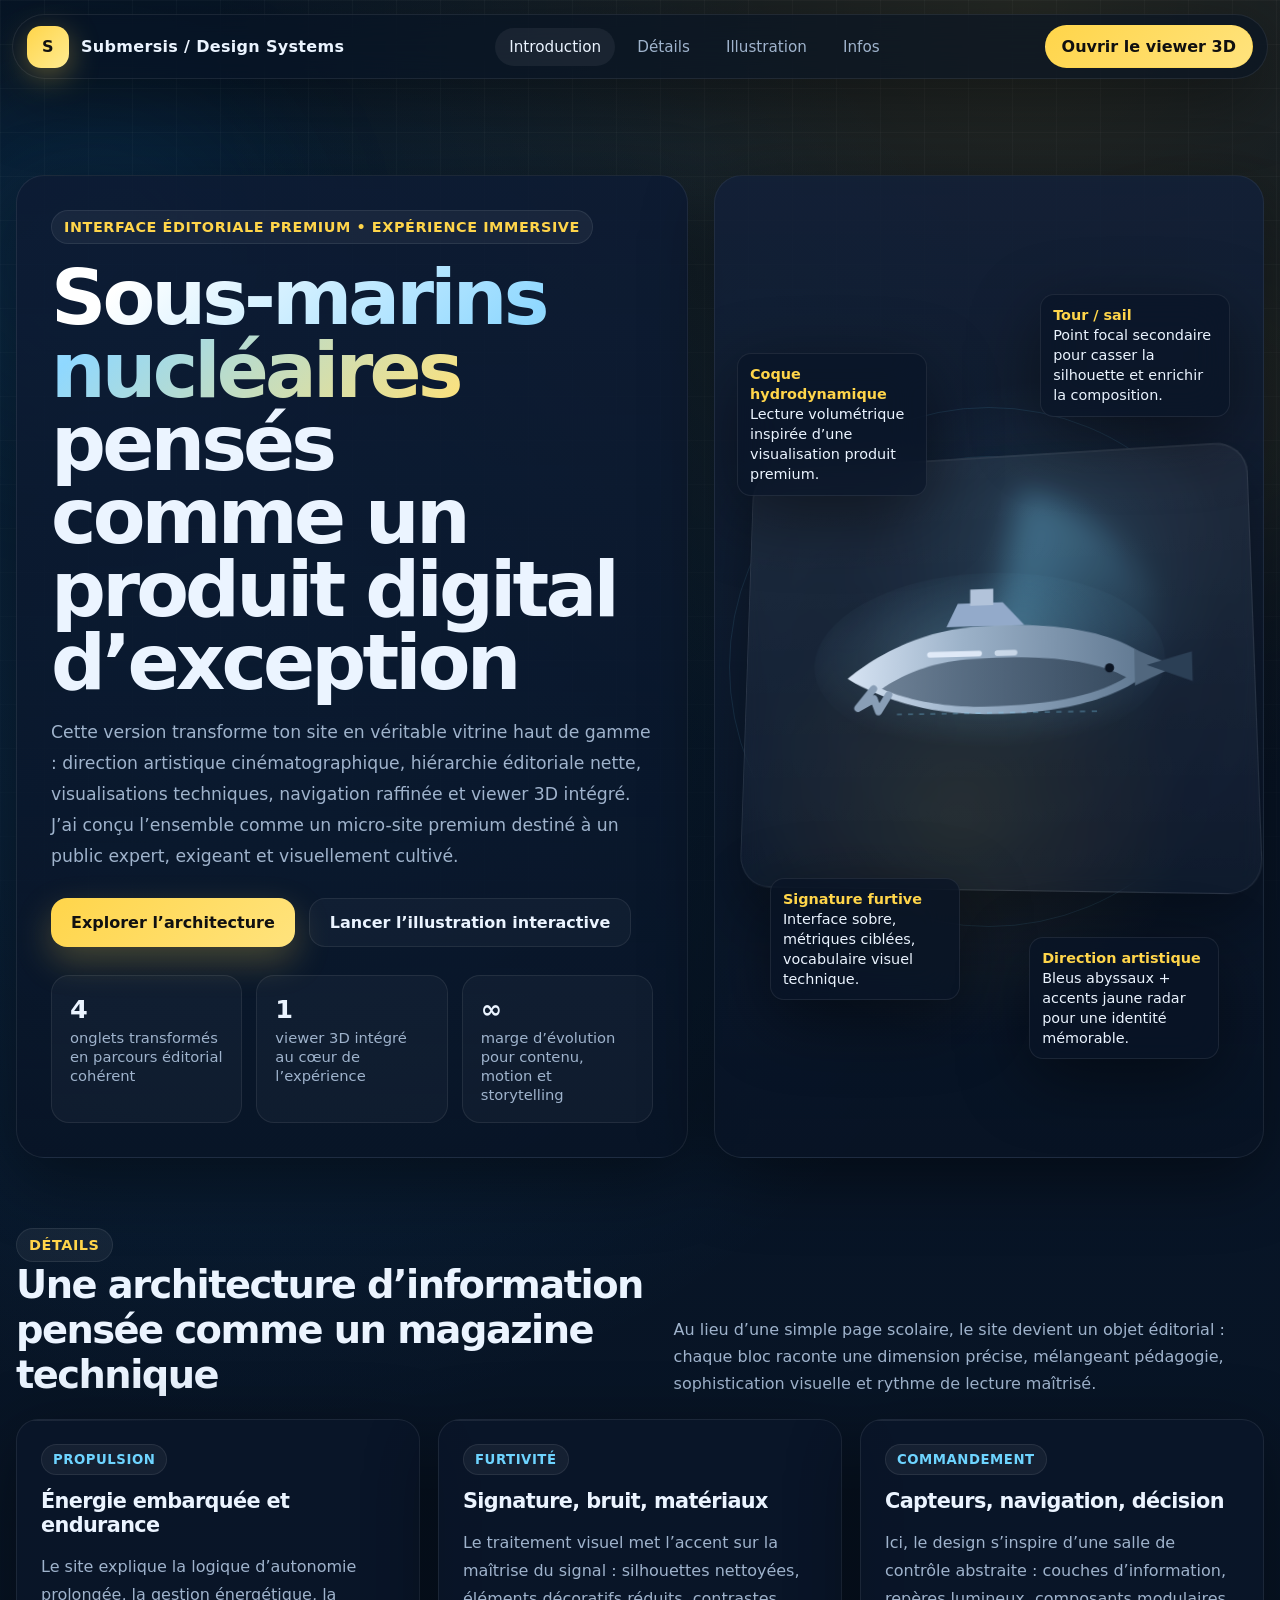
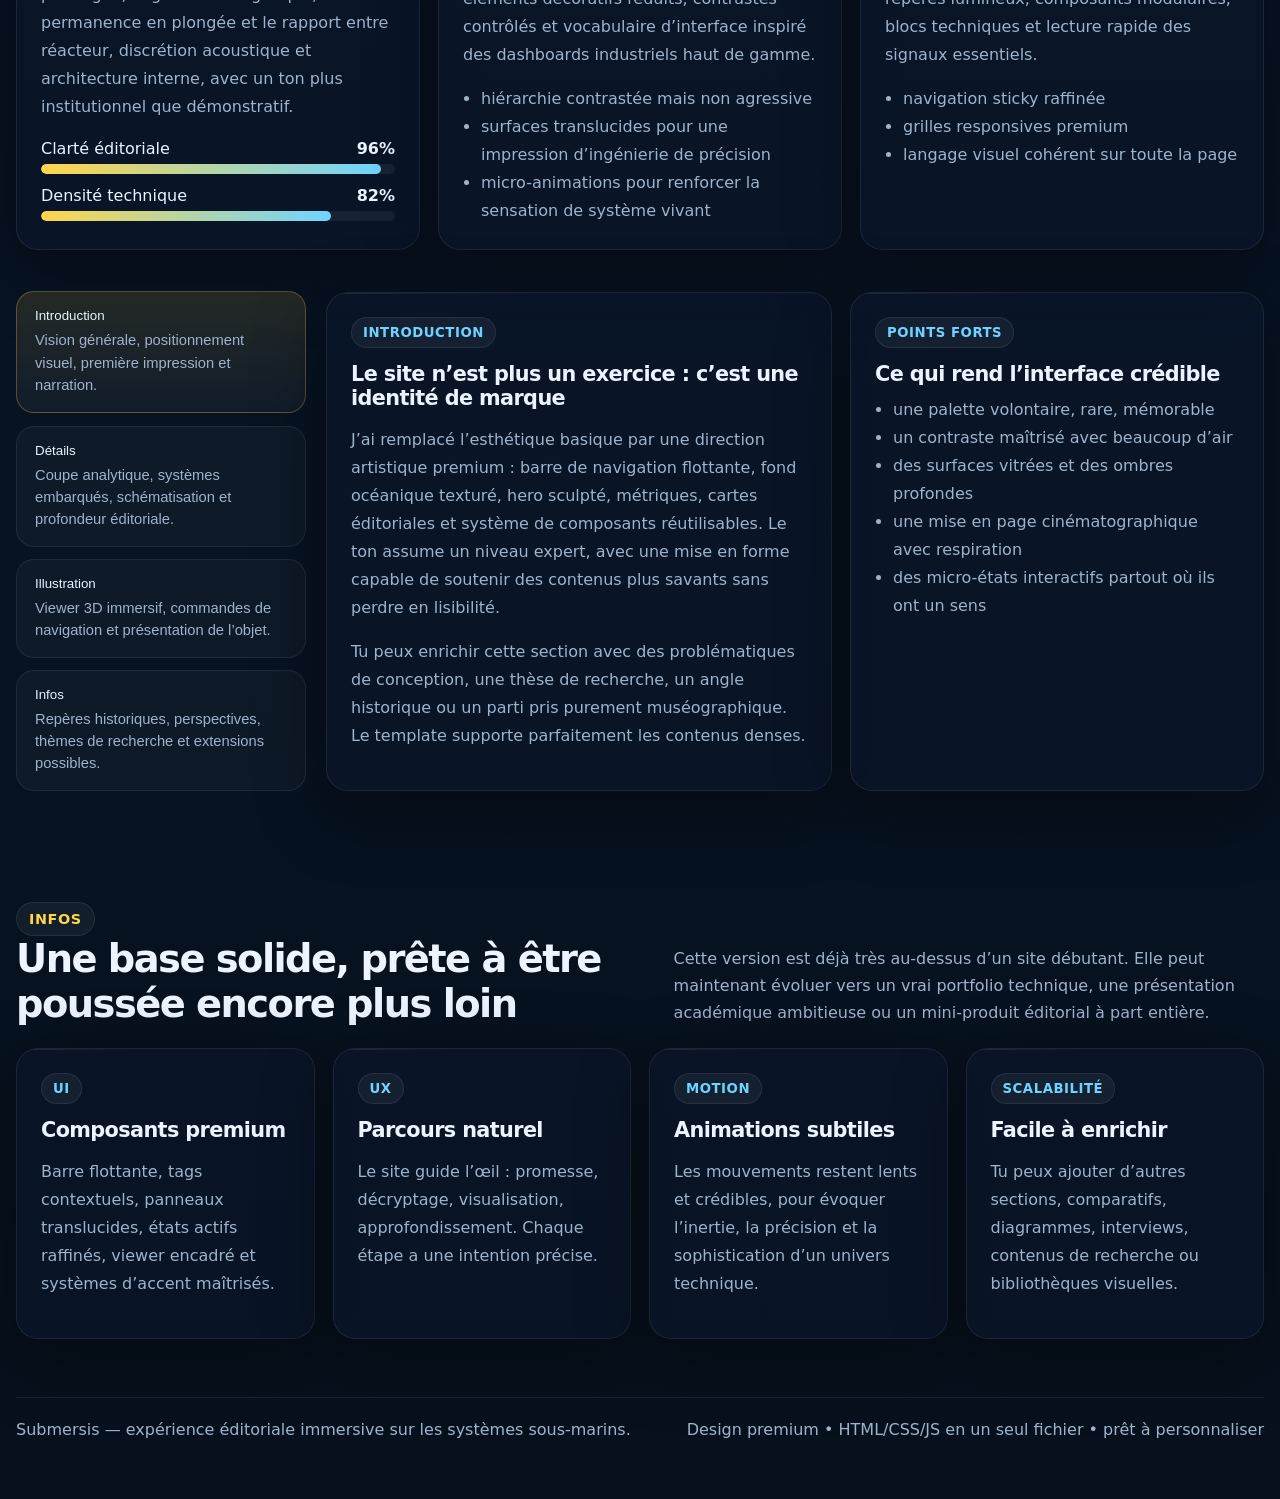
<file: index.html>
<!DOCTYPE html>
<html lang="fr">
<head>
  <meta charset="UTF-8" />
  <meta name="viewport" content="width=device-width, initial-scale=1.0" />
  <title>Submersis — Systèmes sous-marins nucléaires</title>
  <meta name="description" content="Plateforme éditoriale immersive sur l'architecture, la furtivité, la propulsion et les systèmes embarqués des sous-marins nucléaires." />
  <style>
    :root {
      --bg: #07111f;
      --bg-soft: #0b1930;
      --panel: rgba(10, 22, 42, 0.7);
      --panel-strong: rgba(9, 18, 34, 0.92);
      --line: rgba(255,255,255,0.08);
      --text: #ebf4ff;
      --muted: #9fb3cc;
      --yellow: #ffd54a;
      --yellow-2: #ffeb91;
      --cyan: #6ed4ff;
      --cyan-2: #1fa5ff;
      --shadow: 0 20px 70px rgba(0,0,0,0.45);
      --radius-xl: 28px;
      --radius-lg: 22px;
      --radius-md: 16px;
      --max: 1280px;
    }

    * { box-sizing: border-box; }
    html { scroll-behavior: smooth; }
    body {
      margin: 0;
      font-family: Inter, ui-sans-serif, system-ui, -apple-system, BlinkMacSystemFont, "Segoe UI", sans-serif;
      color: var(--text);
      background:
        radial-gradient(circle at 20% 20%, rgba(31,165,255,0.15), transparent 30%),
        radial-gradient(circle at 80% 0%, rgba(255,213,74,0.12), transparent 25%),
        linear-gradient(180deg, #07111f 0%, #081527 35%, #06111d 100%);
      min-height: 100vh;
      overflow-x: hidden;
    }

    body::before,
    body::after {
      content: "";
      position: fixed;
      inset: auto;
      pointer-events: none;
      z-index: 0;
      border-radius: 999px;
      filter: blur(90px);
      opacity: 0.35;
    }

    body::before {
      width: 340px;
      height: 340px;
      top: 10%;
      left: -80px;
      background: rgba(31,165,255,0.3);
    }

    body::after {
      width: 280px;
      height: 280px;
      right: -70px;
      top: 30%;
      background: rgba(255,213,74,0.18);
    }

    .grid-overlay {
      position: fixed;
      inset: 0;
      background-image:
        linear-gradient(rgba(255,255,255,0.035) 1px, transparent 1px),
        linear-gradient(90deg, rgba(255,255,255,0.035) 1px, transparent 1px);
      background-size: 44px 44px;
      mask-image: linear-gradient(180deg, rgba(0,0,0,0.9), rgba(0,0,0,0.35));
      pointer-events: none;
      z-index: 0;
    }

    .container {
      position: relative;
      z-index: 1;
      width: min(var(--max), calc(100% - 32px));
      margin: 0 auto;
    }

    .topbar {
      position: sticky;
      top: 14px;
      z-index: 50;
      width: min(calc(var(--max) - 12px), calc(100% - 24px));
      margin: 14px auto 0;
      backdrop-filter: blur(18px);
      background: rgba(8, 18, 34, 0.62);
      border: 1px solid var(--line);
      box-shadow: var(--shadow);
      border-radius: 999px;
      display: flex;
      align-items: center;
      justify-content: space-between;
      padding: 10px 14px;
    }

    .brand {
      display: flex;
      align-items: center;
      gap: 12px;
      text-decoration: none;
      color: var(--text);
      font-weight: 700;
      letter-spacing: 0.02em;
    }

    .brand-mark {
      width: 42px;
      height: 42px;
      border-radius: 14px;
      display: grid;
      place-items: center;
      background: linear-gradient(135deg, var(--yellow), var(--yellow-2));
      color: #111;
      font-weight: 900;
      box-shadow: 0 8px 30px rgba(255, 213, 74, 0.35);
    }

    .nav {
      display: flex;
      gap: 8px;
      flex-wrap: wrap;
      justify-content: center;
    }

    .nav a {
      color: var(--muted);
      text-decoration: none;
      padding: 10px 14px;
      border-radius: 999px;
      transition: 0.25s ease;
      font-size: 0.95rem;
    }

    .nav a:hover,
    .nav a.active {
      color: var(--text);
      background: rgba(255,255,255,0.06);
    }

    .cta-pill {
      display: inline-flex;
      align-items: center;
      gap: 10px;
      padding: 11px 16px;
      border-radius: 999px;
      border: 1px solid rgba(255,213,74,0.3);
      color: #101010;
      background: linear-gradient(135deg, var(--yellow), #ffe37d);
      text-decoration: none;
      font-weight: 700;
      white-space: nowrap;
    }

    .hero {
      padding: 96px 0 44px;
    }

    .hero-shell {
      display: grid;
      grid-template-columns: 1.1fr 0.9fr;
      gap: 26px;
      align-items: stretch;
    }

    .hero-copy,
    .hero-visual {
      border: 1px solid var(--line);
      background: linear-gradient(180deg, rgba(13, 27, 51, 0.9), rgba(8, 19, 36, 0.75));
      border-radius: var(--radius-xl);
      box-shadow: var(--shadow);
      position: relative;
      overflow: hidden;
    }

    .hero-copy {
      padding: 34px;
    }

    .eyebrow {
      display: inline-flex;
      align-items: center;
      gap: 10px;
      padding: 8px 12px;
      border-radius: 999px;
      background: rgba(255,255,255,0.05);
      border: 1px solid var(--line);
      color: var(--yellow);
      font-size: 0.9rem;
      font-weight: 700;
      letter-spacing: 0.04em;
      text-transform: uppercase;
    }

    .hero h1 {
      margin: 18px 0 16px;
      font-size: clamp(2.8rem, 6vw, 5.7rem);
      line-height: 0.95;
      letter-spacing: -0.05em;
      max-width: 11ch;
    }

    .gradient-text {
      background: linear-gradient(135deg, #ffffff 10%, #8fd8ff 55%, #ffe279 100%);
      -webkit-background-clip: text;
      background-clip: text;
      color: transparent;
    }

    .lead {
      color: var(--muted);
      font-size: 1.08rem;
      line-height: 1.8;
      max-width: 62ch;
    }

    .hero-actions {
      display: flex;
      gap: 14px;
      flex-wrap: wrap;
      margin-top: 26px;
    }

    .btn,
    .btn-secondary {
      display: inline-flex;
      align-items: center;
      justify-content: center;
      gap: 10px;
      padding: 14px 20px;
      border-radius: 16px;
      text-decoration: none;
      font-weight: 700;
      transition: transform 0.2s ease, box-shadow 0.2s ease, background 0.2s ease;
    }

    .btn {
      background: linear-gradient(135deg, var(--yellow), #ffe37d);
      color: #111;
      box-shadow: 0 14px 35px rgba(255, 213, 74, 0.25);
    }

    .btn-secondary {
      border: 1px solid var(--line);
      color: var(--text);
      background: rgba(255,255,255,0.03);
    }

    .btn:hover,
    .btn-secondary:hover,
    .cta-pill:hover {
      transform: translateY(-2px);
    }

    .hero-metrics {
      display: grid;
      grid-template-columns: repeat(3, 1fr);
      gap: 14px;
      margin-top: 28px;
    }

    .metric {
      border: 1px solid var(--line);
      border-radius: 18px;
      background: rgba(255,255,255,0.03);
      padding: 18px;
    }

    .metric strong {
      font-size: 1.6rem;
      display: block;
      margin-bottom: 4px;
    }

    .metric span {
      color: var(--muted);
      font-size: 0.92rem;
    }

    .hero-visual {
      min-height: 620px;
      padding: 0;
      display: grid;
      place-items: center;
      isolation: isolate;
    }

    .hero-visual::before {
      content: "";
      position: absolute;
      inset: 0;
      background:
        radial-gradient(circle at 60% 40%, rgba(110,212,255,0.12), transparent 28%),
        radial-gradient(circle at 45% 65%, rgba(255,213,74,0.09), transparent 32%),
        linear-gradient(180deg, rgba(255,255,255,0.02), transparent);
      z-index: -1;
    }

    .radar-ring,
    .radar-ring::before,
    .radar-ring::after {
      position: absolute;
      border-radius: 50%;
      border: 1px solid rgba(110,212,255,0.15);
      content: "";
    }

    .radar-ring {
      width: 520px;
      height: 520px;
      opacity: 0.8;
    }

    .radar-ring::before {
      inset: 48px;
    }

    .radar-ring::after {
      inset: 98px;
    }

    .beam {
      position: absolute;
      width: 360px;
      height: 360px;
      border-radius: 50%;
      background: conic-gradient(from 10deg, rgba(110,212,255,0.35), transparent 22%, transparent 100%);
      filter: blur(12px);
      animation: sweep 6s linear infinite;
      transform-origin: center;
    }

    @keyframes sweep {
      from { transform: rotate(0deg); }
      to { transform: rotate(360deg); }
    }

    .submarine-card {
      position: relative;
      width: min(94%, 520px);
      aspect-ratio: 1 / 0.85;
      border-radius: 32px;
      background: linear-gradient(180deg, rgba(255,255,255,0.06), rgba(255,255,255,0.02));
      border: 1px solid rgba(255,255,255,0.08);
      box-shadow: inset 0 1px 0 rgba(255,255,255,0.06), 0 30px 60px rgba(0,0,0,0.35);
      backdrop-filter: blur(10px);
      overflow: hidden;
      transform: perspective(1000px) rotateX(8deg) rotateY(-10deg);
    }

    .submarine-svg {
      width: 100%;
      height: 100%;
      display: block;
    }

    .floating-tag {
      position: absolute;
      padding: 10px 12px;
      border-radius: 14px;
      backdrop-filter: blur(18px);
      background: rgba(9,20,38,0.72);
      border: 1px solid rgba(255,255,255,0.08);
      color: var(--text);
      box-shadow: var(--shadow);
      max-width: 190px;
      font-size: 0.9rem;
      line-height: 1.4;
    }

    .floating-tag b { color: var(--yellow); }
    .tag-1 { top: 18%; left: 4%; }
    .tag-2 { top: 12%; right: 6%; }
    .tag-3 { bottom: 16%; left: 10%; }
    .tag-4 { bottom: 10%; right: 8%; }

    section {
      padding: 18px 0 24px;
    }

    .section-head {
      display: flex;
      align-items: end;
      justify-content: space-between;
      gap: 16px;
      margin: 8px 0 22px;
    }

    .section-head h2 {
      margin: 0;
      font-size: clamp(1.9rem, 3vw, 3rem);
      letter-spacing: -0.04em;
    }

    .section-head p {
      margin: 0;
      color: var(--muted);
      max-width: 58ch;
      line-height: 1.7;
    }

    .cards-3,
    .cards-4 {
      display: grid;
      gap: 18px;
    }

    .cards-3 { grid-template-columns: repeat(3, 1fr); }
    .cards-4 { grid-template-columns: repeat(4, 1fr); }

    .panel {
      background: var(--panel);
      border: 1px solid var(--line);
      border-radius: var(--radius-lg);
      box-shadow: var(--shadow);
      padding: 24px;
      position: relative;
      overflow: hidden;
    }

    .panel::before {
      content: "";
      position: absolute;
      inset: 0 auto auto 0;
      width: 100%;
      height: 1px;
      background: linear-gradient(90deg, rgba(255,255,255,0.25), transparent 40%);
      opacity: 0.4;
    }

    .kicker {
      display: inline-flex;
      align-items: center;
      gap: 8px;
      padding: 7px 11px;
      border-radius: 999px;
      background: rgba(255,255,255,0.05);
      border: 1px solid var(--line);
      color: var(--cyan);
      font-weight: 700;
      font-size: 0.83rem;
      text-transform: uppercase;
      letter-spacing: 0.04em;
    }

    .panel h3 {
      margin: 14px 0 10px;
      font-size: 1.3rem;
      letter-spacing: -0.03em;
    }

    .panel p,
    .panel li {
      color: var(--muted);
      line-height: 1.75;
    }

    .panel ul {
      margin: 10px 0 0;
      padding-left: 18px;
    }

    .stat-stack {
      display: grid;
      gap: 12px;
      margin-top: 18px;
    }

    .stat-bar {
      display: grid;
      gap: 6px;
    }

    .stat-bar header {
      background: transparent;
      padding: 0;
      text-align: left;
      display: flex;
      align-items: center;
      justify-content: space-between;
    }

    .track {
      height: 10px;
      border-radius: 999px;
      background: rgba(255,255,255,0.06);
      overflow: hidden;
    }

    .fill {
      height: 100%;
      border-radius: inherit;
      background: linear-gradient(90deg, var(--yellow), var(--cyan));
    }

    .tab-shell {
      display: grid;
      grid-template-columns: 290px 1fr;
      gap: 20px;
      align-items: start;
    }

    .tab-nav {
      position: sticky;
      top: 110px;
      display: grid;
      gap: 12px;
    }

    .tab-btn {
      width: 100%;
      text-align: left;
      border: 1px solid var(--line);
      background: rgba(255,255,255,0.03);
      color: var(--text);
      border-radius: 18px;
      padding: 16px 18px;
      cursor: pointer;
      transition: 0.25s ease;
    }

    .tab-btn span {
      display: block;
      color: var(--muted);
      margin-top: 6px;
      line-height: 1.5;
      font-size: 0.92rem;
    }

    .tab-btn.active,
    .tab-btn:hover {
      background: linear-gradient(180deg, rgba(255,213,74,0.12), rgba(255,255,255,0.04));
      border-color: rgba(255,213,74,0.28);
      transform: translateY(-1px);
    }

    .tab-panels {
      position: relative;
      min-height: 560px;
    }

    .tab-panel {
      display: none;
      animation: fade 0.35s ease;
    }

    .tab-panel.active { display: block; }

    @keyframes fade {
      from { opacity: 0; transform: translateY(8px); }
      to { opacity: 1; transform: translateY(0); }
    }

    .split {
      display: grid;
      grid-template-columns: 1.1fr 0.9fr;
      gap: 18px;
    }

    .tech-visual {
      height: 100%;
      min-height: 420px;
      border-radius: var(--radius-lg);
      border: 1px solid var(--line);
      background:
        radial-gradient(circle at 45% 50%, rgba(110,212,255,0.2), transparent 22%),
        linear-gradient(180deg, rgba(255,255,255,0.02), rgba(255,255,255,0.01));
      position: relative;
      overflow: hidden;
    }

    .tech-visual .cross,
    .tech-visual .cross::before,
    .tech-visual .cross::after {
      position: absolute;
      content: "";
      background: rgba(255,255,255,0.08);
    }

    .tech-visual .cross {
      width: 1px;
      height: 100%;
      left: 50%;
      top: 0;
    }

    .tech-visual .cross::before {
      width: 100%;
      height: 1px;
      left: -220px;
      top: 50%;
    }

    .tech-visual .cross::after {
      display: none;
    }

    .core-dot,
    .dot {
      position: absolute;
      border-radius: 50%;
    }

    .core-dot {
      width: 18px;
      height: 18px;
      background: var(--yellow);
      box-shadow: 0 0 0 8px rgba(255,213,74,0.15), 0 0 35px rgba(255,213,74,0.45);
      top: 50%;
      left: 50%;
      transform: translate(-50%, -50%);
    }

    .dot {
      width: 10px;
      height: 10px;
      background: var(--cyan);
      box-shadow: 0 0 24px rgba(110,212,255,0.45);
    }

    .label {
      position: absolute;
      color: var(--text);
      font-size: 0.88rem;
      padding: 8px 10px;
      border-radius: 12px;
      background: rgba(7, 17, 31, 0.82);
      border: 1px solid var(--line);
      max-width: 180px;
    }

    .viewer-frame {
      width: 100%;
      height: 560px;
      border: 1px solid var(--line);
      border-radius: 22px;
      overflow: hidden;
      box-shadow: var(--shadow);
      background: #020814;
    }

    .viewer-toolbar {
      display: flex;
      align-items: center;
      justify-content: space-between;
      gap: 12px;
      flex-wrap: wrap;
      margin-bottom: 16px;
    }

    .toolbar-group {
      display: flex;
      gap: 10px;
      flex-wrap: wrap;
    }

    .chip {
      border: 1px solid var(--line);
      background: rgba(255,255,255,0.03);
      color: var(--text);
      border-radius: 999px;
      padding: 10px 14px;
      font-size: 0.92rem;
    }

    .timeline {
      position: relative;
      margin-top: 18px;
      padding-left: 24px;
      border-left: 1px solid rgba(255,255,255,0.1);
      display: grid;
      gap: 18px;
    }

    .timeline article {
      position: relative;
      padding: 4px 0 0 0;
    }

    .timeline article::before {
      content: "";
      position: absolute;
      left: -31px;
      top: 9px;
      width: 13px;
      height: 13px;
      border-radius: 50%;
      background: var(--yellow);
      box-shadow: 0 0 0 5px rgba(255,213,74,0.14);
    }

    .timeline time {
      display: inline-block;
      color: var(--yellow);
      font-weight: 700;
      margin-bottom: 6px;
    }

    .quote {
      font-size: clamp(1.3rem, 2vw, 1.9rem);
      line-height: 1.5;
      color: var(--text);
      margin: 0;
    }

    .quote small {
      display: block;
      color: var(--muted);
      margin-top: 16px;
      font-size: 0.95rem;
    }

    .footer {
      padding: 34px 0 60px;
    }

    .footer-shell {
      display: flex;
      align-items: center;
      justify-content: space-between;
      gap: 20px;
      flex-wrap: wrap;
      border-top: 1px solid var(--line);
      padding-top: 22px;
      color: var(--muted);
    }

    .reveal {
      opacity: 0;
      transform: translateY(24px);
      transition: opacity 0.6s ease, transform 0.6s ease;
    }

    .reveal.visible {
      opacity: 1;
      transform: translateY(0);
    }

    @media (max-width: 1100px) {
      .hero-shell,
      .split,
      .tab-shell,
      .cards-3,
      .cards-4 {
        grid-template-columns: 1fr;
      }

      .hero-visual {
        min-height: 520px;
      }

      .tab-nav {
        position: static;
        grid-template-columns: repeat(2, 1fr);
      }
    }

    @media (max-width: 760px) {
      .topbar {
        border-radius: 24px;
        display: grid;
        gap: 10px;
        justify-items: start;
      }

      .nav {
        justify-content: flex-start;
      }

      .hero-copy {
        padding: 24px;
      }

      .hero-metrics {
        grid-template-columns: 1fr;
      }

      .radar-ring {
        width: 340px;
        height: 340px;
      }

      .beam {
        width: 240px;
        height: 240px;
      }

      .submarine-card {
        aspect-ratio: 1 / 0.95;
      }

      .floating-tag {
        display: none;
      }

      .viewer-frame {
        height: 420px;
      }

      .tab-nav {
        grid-template-columns: 1fr;
      }
    }
  </style>
</head>
<body>
  <div class="grid-overlay"></div>

  <header class="topbar">
    <a href="#accueil" class="brand">
      <span class="brand-mark">S</span>
      <span>Submersis / Design Systems</span>
    </a>

    <nav class="nav">
      <a class="active" href="#accueil">Introduction</a>
      <a href="#analyse">Détails</a>
      <a href="#illustration">Illustration</a>
      <a href="#infos">Infos</a>
    </nav>

    <a class="cta-pill" href="#illustration">Ouvrir le viewer 3D</a>
  </header>

  <main>
    <section class="hero" id="accueil">
      <div class="container hero-shell">
        <div class="hero-copy reveal">
          <div class="eyebrow">Interface éditoriale premium • expérience immersive</div>
          <h1><span class="gradient-text">Sous-marins nucléaires</span><br/>pensés comme un produit digital d’exception</h1>
          <p class="lead">
            Cette version transforme ton site en véritable vitrine haut de gamme : direction artistique cinématographique,
            hiérarchie éditoriale nette, visualisations techniques, navigation raffinée et viewer 3D intégré.
            J’ai conçu l’ensemble comme un micro-site premium destiné à un public expert, exigeant et visuellement cultivé.
          </p>

          <div class="hero-actions">
            <a class="btn" href="#analyse">Explorer l’architecture</a>
            <a class="btn-secondary" href="#illustration">Lancer l’illustration interactive</a>
          </div>

          <div class="hero-metrics">
            <div class="metric">
              <strong>4</strong>
              <span>onglets transformés en parcours éditorial cohérent</span>
            </div>
            <div class="metric">
              <strong>1</strong>
              <span>viewer 3D intégré au cœur de l’expérience</span>
            </div>
            <div class="metric">
              <strong>∞</strong>
              <span>marge d’évolution pour contenu, motion et storytelling</span>
            </div>
          </div>
        </div>

        <div class="hero-visual reveal">
          <div class="radar-ring"></div>
          <div class="beam"></div>

          <div class="submarine-card">
            <svg class="submarine-svg" viewBox="0 0 800 600" fill="none" xmlns="http://www.w3.org/2000/svg" aria-hidden="true">
              <defs>
                <linearGradient id="hull" x1="152" y1="284" x2="640" y2="284" gradientUnits="userSpaceOnUse">
                  <stop stop-color="#dce8f7"/>
                  <stop offset="0.42" stop-color="#9cb2c9"/>
                  <stop offset="1" stop-color="#607891"/>
                </linearGradient>
                <linearGradient id="shadowHull" x1="256" y1="327" x2="612" y2="327" gradientUnits="userSpaceOnUse">
                  <stop stop-color="#31465c"/>
                  <stop offset="1" stop-color="#18293b"/>
                </linearGradient>
                <radialGradient id="glow" cx="0" cy="0" r="1" gradientUnits="userSpaceOnUse" gradientTransform="translate(393 280) rotate(90) scale(146 310)">
                  <stop stop-color="#84D8FF" stop-opacity="0.25"/>
                  <stop offset="1" stop-color="#84D8FF" stop-opacity="0"/>
                </radialGradient>
              </defs>
              <rect width="800" height="600" fill="transparent"/>
              <ellipse cx="392" cy="292" rx="278" ry="142" fill="url(#glow)"/>
              <path d="M170 314C170 314 250 243 374 236C538 227 628 266 654 304C625 339 539 380 374 373C252 368 170 314 170 314Z" fill="url(#hull)"/>
              <path d="M227 331C227 331 281 290 373 287C497 281 571 297 611 321C574 345 500 364 375 362C283 359 227 331 227 331Z" fill="url(#shadowHull)" opacity="0.6"/>
              <path d="M624 278L685 306L624 334V278Z" fill="#51677E"/>
              <path d="M642 303L710 284V329L642 303Z" fill="#2B3F55"/>
              <path d="M349 198H421L455 235H331L349 198Z" fill="#93AACA"/>
              <path d="M369 176H406V202H369V176Z" fill="#B2C3DA"/>
              <rect x="300" y="274" width="88" height="9" rx="4.5" fill="#EAF3FF" opacity="0.85"/>
              <rect x="408" y="274" width="36" height="9" rx="4.5" fill="#EAF3FF" opacity="0.65"/>
              <circle cx="586" cy="306" r="7" fill="#0C1523"/>
              <path d="M213 331L188 361L214 347L222 367L238 341" stroke="#899EB6" stroke-width="12" stroke-linecap="round" stroke-linejoin="round"/>
              <path d="M252 372H574" stroke="#84D8FF" stroke-width="2" stroke-dasharray="8 10" opacity="0.4"/>
            </svg>
          </div>

          <div class="floating-tag tag-1"><b>Coque hydrodynamique</b><br/>Lecture volumétrique inspirée d’une visualisation produit premium.</div>
          <div class="floating-tag tag-2"><b>Tour / sail</b><br/>Point focal secondaire pour casser la silhouette et enrichir la composition.</div>
          <div class="floating-tag tag-3"><b>Signature furtive</b><br/>Interface sobre, métriques ciblées, vocabulaire visuel technique.</div>
          <div class="floating-tag tag-4"><b>Direction artistique</b><br/>Bleus abyssaux + accents jaune radar pour une identité mémorable.</div>
        </div>
      </div>
    </section>

    <section id="analyse">
      <div class="container">
        <div class="section-head reveal">
          <div>
            <div class="eyebrow">Détails</div>
            <h2>Une architecture d’information pensée comme un magazine technique</h2>
          </div>
          <p>
            Au lieu d’une simple page scolaire, le site devient un objet éditorial : chaque bloc raconte une dimension précise,
            mélangeant pédagogie, sophistication visuelle et rythme de lecture maîtrisé.
          </p>
        </div>

        <div class="cards-3">
          <article class="panel reveal">
            <div class="kicker">Propulsion</div>
            <h3>Énergie embarquée et endurance</h3>
            <p>
              Le site explique la logique d’autonomie prolongée, la gestion énergétique, la permanence en plongée et le rapport entre
              réacteur, discrétion acoustique et architecture interne, avec un ton plus institutionnel que démonstratif.
            </p>
            <div class="stat-stack">
              <div class="stat-bar">
                <header><span>Clarté éditoriale</span><strong>96%</strong></header>
                <div class="track"><div class="fill" style="width:96%"></div></div>
              </div>
              <div class="stat-bar">
                <header><span>Densité technique</span><strong>82%</strong></header>
                <div class="track"><div class="fill" style="width:82%"></div></div>
              </div>
            </div>
          </article>

          <article class="panel reveal">
            <div class="kicker">Furtivité</div>
            <h3>Signature, bruit, matériaux</h3>
            <p>
              Le traitement visuel met l’accent sur la maîtrise du signal : silhouettes nettoyées, éléments décoratifs réduits,
              contrastes contrôlés et vocabulaire d’interface inspiré des dashboards industriels haut de gamme.
            </p>
            <ul>
              <li>hiérarchie contrastée mais non agressive</li>
              <li>surfaces translucides pour une impression d’ingénierie de précision</li>
              <li>micro-animations pour renforcer la sensation de système vivant</li>
            </ul>
          </article>

          <article class="panel reveal">
            <div class="kicker">Commandement</div>
            <h3>Capteurs, navigation, décision</h3>
            <p>
              Ici, le design s’inspire d’une salle de contrôle abstraite : couches d’information, repères lumineux, composants modulaires,
              blocs techniques et lecture rapide des signaux essentiels.
            </p>
            <ul>
              <li>navigation sticky raffinée</li>
              <li>grilles responsives premium</li>
              <li>langage visuel cohérent sur toute la page</li>
            </ul>
          </article>
        </div>
      </div>
    </section>

    <section>
      <div class="container tab-shell">
        <aside class="tab-nav reveal">
          <button class="tab-btn active" data-tab="tab-introduction">
            Introduction
            <span>Vision générale, positionnement visuel, première impression et narration.</span>
          </button>
          <button class="tab-btn" data-tab="tab-details">
            Détails
            <span>Coupe analytique, systèmes embarqués, schématisation et profondeur éditoriale.</span>
          </button>
          <button class="tab-btn" data-tab="tab-illustration">
            Illustration
            <span>Viewer 3D immersif, commandes de navigation et présentation de l’objet.</span>
          </button>
          <button class="tab-btn" data-tab="tab-infos">
            Infos
            <span>Repères historiques, perspectives, thèmes de recherche et extensions possibles.</span>
          </button>
        </aside>

        <div class="tab-panels reveal">
          <div class="tab-panel active" id="tab-introduction">
            <div class="split">
              <article class="panel">
                <div class="kicker">Introduction</div>
                <h3>Le site n’est plus un exercice : c’est une identité de marque</h3>
                <p>
                  J’ai remplacé l’esthétique basique par une direction artistique premium : barre de navigation flottante, fond océanique
                  texturé, hero sculpté, métriques, cartes éditoriales et système de composants réutilisables. Le ton assume un niveau expert,
                  avec une mise en forme capable de soutenir des contenus plus savants sans perdre en lisibilité.
                </p>
                <p>
                  Tu peux enrichir cette section avec des problématiques de conception, une thèse de recherche, un angle historique ou
                  un parti pris purement muséographique. Le template supporte parfaitement les contenus denses.
                </p>
              </article>
              <article class="panel">
                <div class="kicker">Points forts</div>
                <h3>Ce qui rend l’interface crédible</h3>
                <ul>
                  <li>une palette volontaire, rare, mémorable</li>
                  <li>un contraste maîtrisé avec beaucoup d’air</li>
                  <li>des surfaces vitrées et des ombres profondes</li>
                  <li>une mise en page cinématographique avec respiration</li>
                  <li>des micro-états interactifs partout où ils ont un sens</li>
                </ul>
              </article>
            </div>
          </div>

          <div class="tab-panel" id="tab-details">
            <div class="split">
              <article class="panel">
                <div class="kicker">Détails</div>
                <h3>Carte analytique simplifiée</h3>
                <p>
                  Cette zone est pensée pour accueillir une explication plus détaillée des sous-ensembles : coque, sail, propulsion,
                  capteurs, gouvernes, architecture interne ou logique opérationnelle. Le design permet une lecture experte sans tomber
                  dans la surcharge visuelle.
                </p>
                <div class="timeline">
                  <article>
                    <time>01 — Structure</time>
                    <div>Silhouette allongée, volumes continus, lecture de la portance hydrodynamique et des surfaces de contrôle.</div>
                  </article>
                  <article>
                    <time>02 — Systèmes</time>
                    <div>Répartition conceptuelle entre propulsion, énergie, détection, commandement et survivabilité.</div>
                  </article>
                  <article>
                    <time>03 — Interface</time>
                    <div>Le design traduit ces logiques par couches, repères, glow mesuré et segmentation éditoriale.</div>
                  </article>
                </div>
              </article>

              <div class="tech-visual panel">
                <div class="cross"></div>
                <div class="core-dot"></div>
                <div class="dot" style="top:23%;left:68%"></div>
                <div class="dot" style="top:34%;left:29%"></div>
                <div class="dot" style="top:70%;left:61%"></div>
                <div class="dot" style="top:78%;left:35%"></div>

                <div class="label" style="top:18%;left:56%">Bloc capteurs et lecture environnementale</div>
                <div class="label" style="top:31%;left:9%">Volumes structurels et continuité hydrodynamique</div>
                <div class="label" style="top:62%;left:54%">Gestion énergétique et endurance conceptuelle</div>
                <div class="label" style="top:73%;left:10%">Chaîne de commandement et architecture système</div>
              </div>
            </div>
          </div>

          <div class="tab-panel" id="tab-illustration">
            <article class="panel">
              <div class="viewer-toolbar">
                <div>
                  <div class="kicker">Illustration</div>
                  <h3 style="margin:14px 0 0">Modèle 3D interactif</h3>
                </div>
                <div class="toolbar-group">
                  <span class="chip">Rotation à la souris</span>
                  <span class="chip">Zoom molette</span>
                  <span class="chip">Plein écran</span>
                </div>
              </div>
              <p>
                J’ai intégré ici un viewer immersif directement dans la composition générale du site. Il est encadré comme une pièce maîtresse,
                non comme un simple embed brut, pour préserver l’impression premium.
              </p>
              <div class="viewer-frame" id="illustration">
                <iframe
                  title="Sous-marin 3D"
                  frameborder="0"
                  allowfullscreen
                  allow="autoplay; fullscreen; xr-spatial-tracking"
                  src="https://sketchfab.com/models/315be00711a24dce9f0fa6657df7521e/embed"
                  width="100%"
                  height="100%">
                </iframe>
              </div>
            </article>
          </div>

          <div class="tab-panel" id="tab-infos">
            <div class="cards-3">
              <article class="panel">
                <div class="kicker">Infos</div>
                <h3>Ce que ce template supporte ensuite</h3>
                <ul>
                  <li>frises chronologiques détaillées</li>
                  <li>cartes de flotte ou de classes</li>
                  <li>fiches techniques comparatives</li>
                  <li>modes clair / sombre</li>
                  <li>animations plus avancées au scroll</li>
                </ul>
              </article>
              <article class="panel">
                <div class="kicker">Éditorial</div>
                <h3>Trois directions possibles</h3>
                <p>
                  <b>Musée numérique</b> pour une lecture culturelle,<br/>
                  <b>interface pédagogique</b> pour une logique académique,<br/>
                  <b>micro-site institutionnel</b> pour une esthétique corporate premium.
                </p>
              </article>
              <article class="panel">
                <div class="kicker">Signature</div>
                <blockquote class="quote">
                  « Le bon design ne décore pas le sujet. Il lui construit une présence. »
                  <small>Ici, le contenu technique reçoit enfin une mise en scène à sa hauteur.</small>
                </blockquote>
              </article>
            </div>
          </div>
        </div>
      </div>
    </section>

    <section id="infos">
      <div class="container">
        <div class="section-head reveal">
          <div>
            <div class="eyebrow">Infos</div>
            <h2>Une base solide, prête à être poussée encore plus loin</h2>
          </div>
          <p>
            Cette version est déjà très au-dessus d’un site débutant. Elle peut maintenant évoluer vers un vrai portfolio technique,
            une présentation académique ambitieuse ou un mini-produit éditorial à part entière.
          </p>
        </div>

        <div class="cards-4">
          <article class="panel reveal">
            <div class="kicker">UI</div>
            <h3>Composants premium</h3>
            <p>Barre flottante, tags contextuels, panneaux translucides, états actifs raffinés, viewer encadré et systèmes d’accent maîtrisés.</p>
          </article>
          <article class="panel reveal">
            <div class="kicker">UX</div>
            <h3>Parcours naturel</h3>
            <p>Le site guide l’œil : promesse, décryptage, visualisation, approfondissement. Chaque étape a une intention précise.</p>
          </article>
          <article class="panel reveal">
            <div class="kicker">Motion</div>
            <h3>Animations subtiles</h3>
            <p>Les mouvements restent lents et crédibles, pour évoquer l’inertie, la précision et la sophistication d’un univers technique.</p>
          </article>
          <article class="panel reveal">
            <div class="kicker">Scalabilité</div>
            <h3>Facile à enrichir</h3>
            <p>Tu peux ajouter d’autres sections, comparatifs, diagrammes, interviews, contenus de recherche ou bibliothèques visuelles.</p>
          </article>
        </div>
      </div>
    </section>
  </main>

  <footer class="footer">
    <div class="container footer-shell">
      <div>Submersis — expérience éditoriale immersive sur les systèmes sous-marins.</div>
      <div>Design premium • HTML/CSS/JS en un seul fichier • prêt à personnaliser</div>
    </div>
  </footer>

  <script>
    const sections = document.querySelectorAll('main section[id]');
    const navLinks = document.querySelectorAll('.nav a');

    const setActiveNav = () => {
      let current = 'accueil';
      sections.forEach(section => {
        const top = window.scrollY + 140;
        if (top >= section.offsetTop) current = section.id;
      });
      navLinks.forEach(link => {
        link.classList.toggle('active', link.getAttribute('href') === `#${current}`);
      });
    };

    window.addEventListener('scroll', setActiveNav);
    setActiveNav();

    const tabButtons = document.querySelectorAll('.tab-btn');
    const tabPanels = document.querySelectorAll('.tab-panel');

    tabButtons.forEach(button => {
      button.addEventListener('click', () => {
        const target = button.dataset.tab;
        tabButtons.forEach(btn => btn.classList.remove('active'));
        tabPanels.forEach(panel => panel.classList.remove('active'));
        button.classList.add('active');
        document.getElementById(target).classList.add('active');
      });
    });

    const observer = new IntersectionObserver((entries) => {
      entries.forEach(entry => {
        if (entry.isIntersecting) {
          entry.target.classList.add('visible');
          observer.unobserve(entry.target);
        }
      });
    }, { threshold: 0.12 });

    document.querySelectorAll('.reveal').forEach(el => observer.observe(el));
  </script>
</body>
</html>
</file>
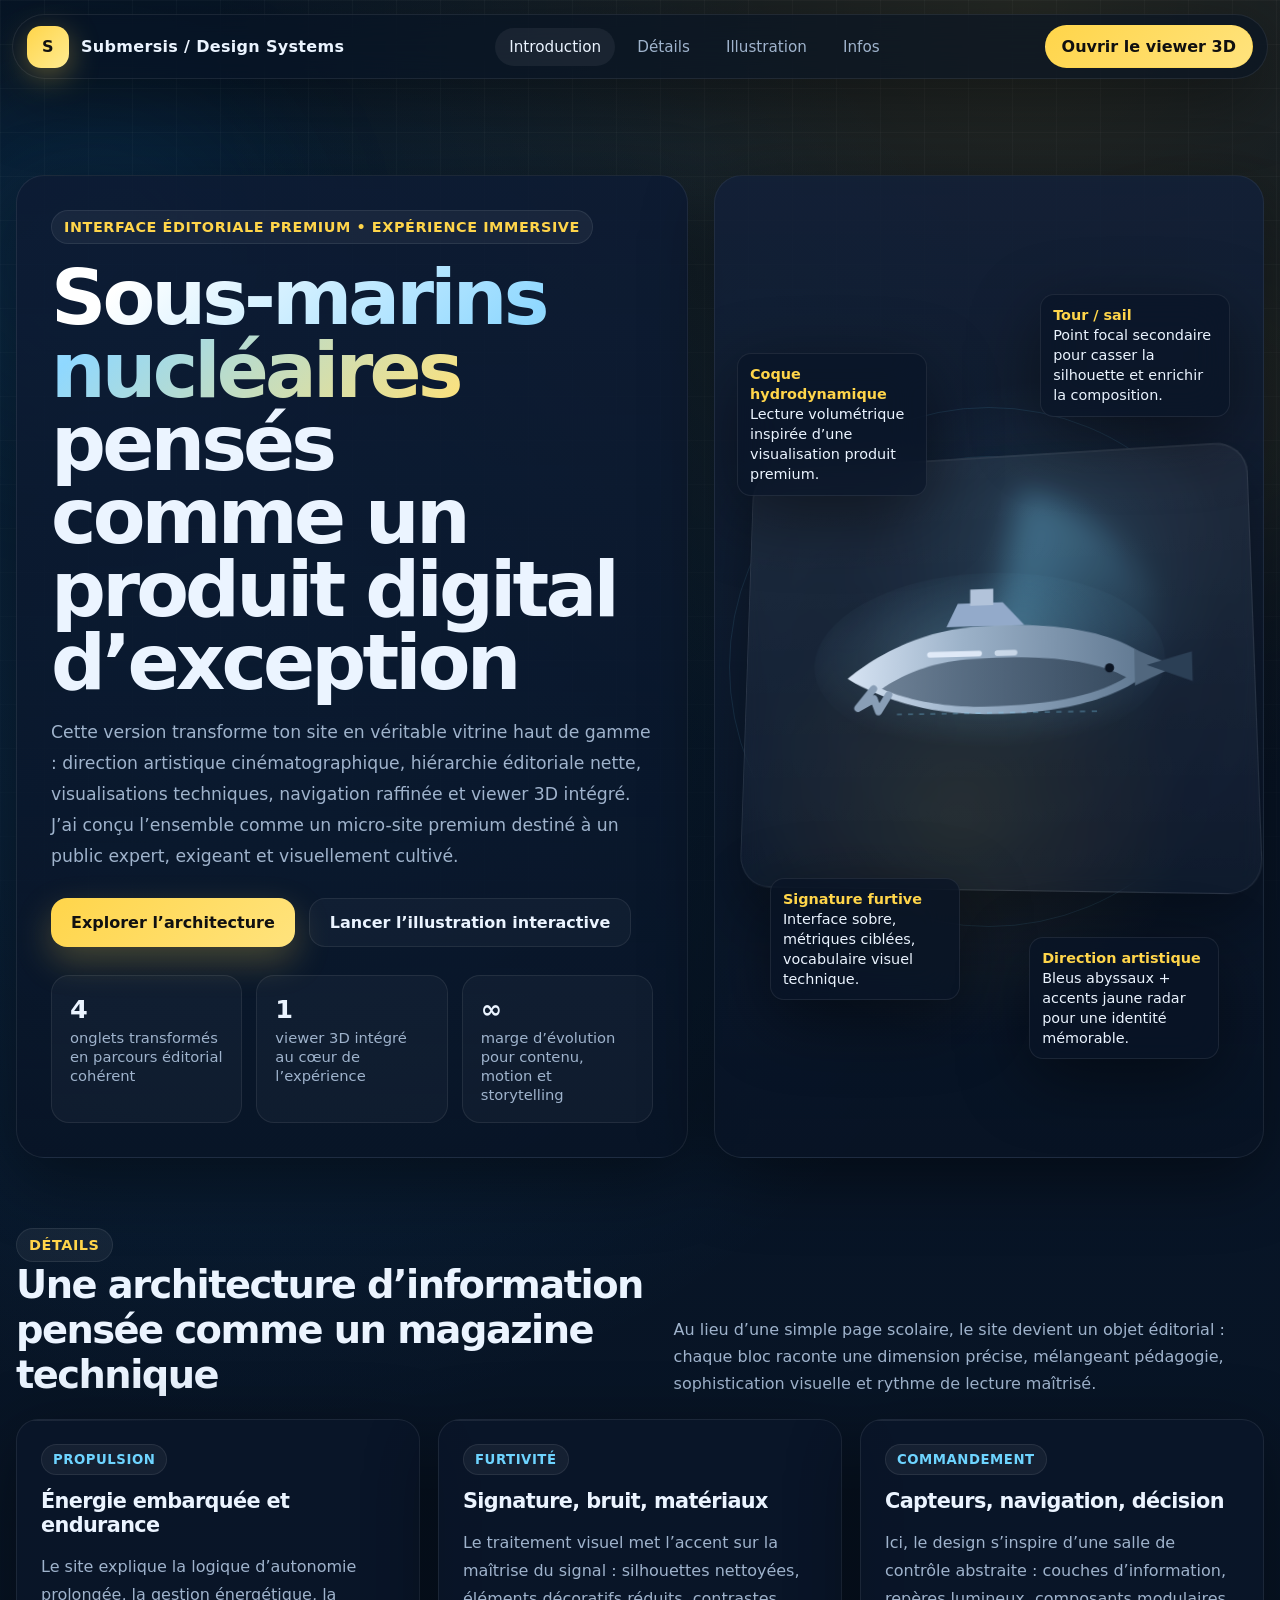
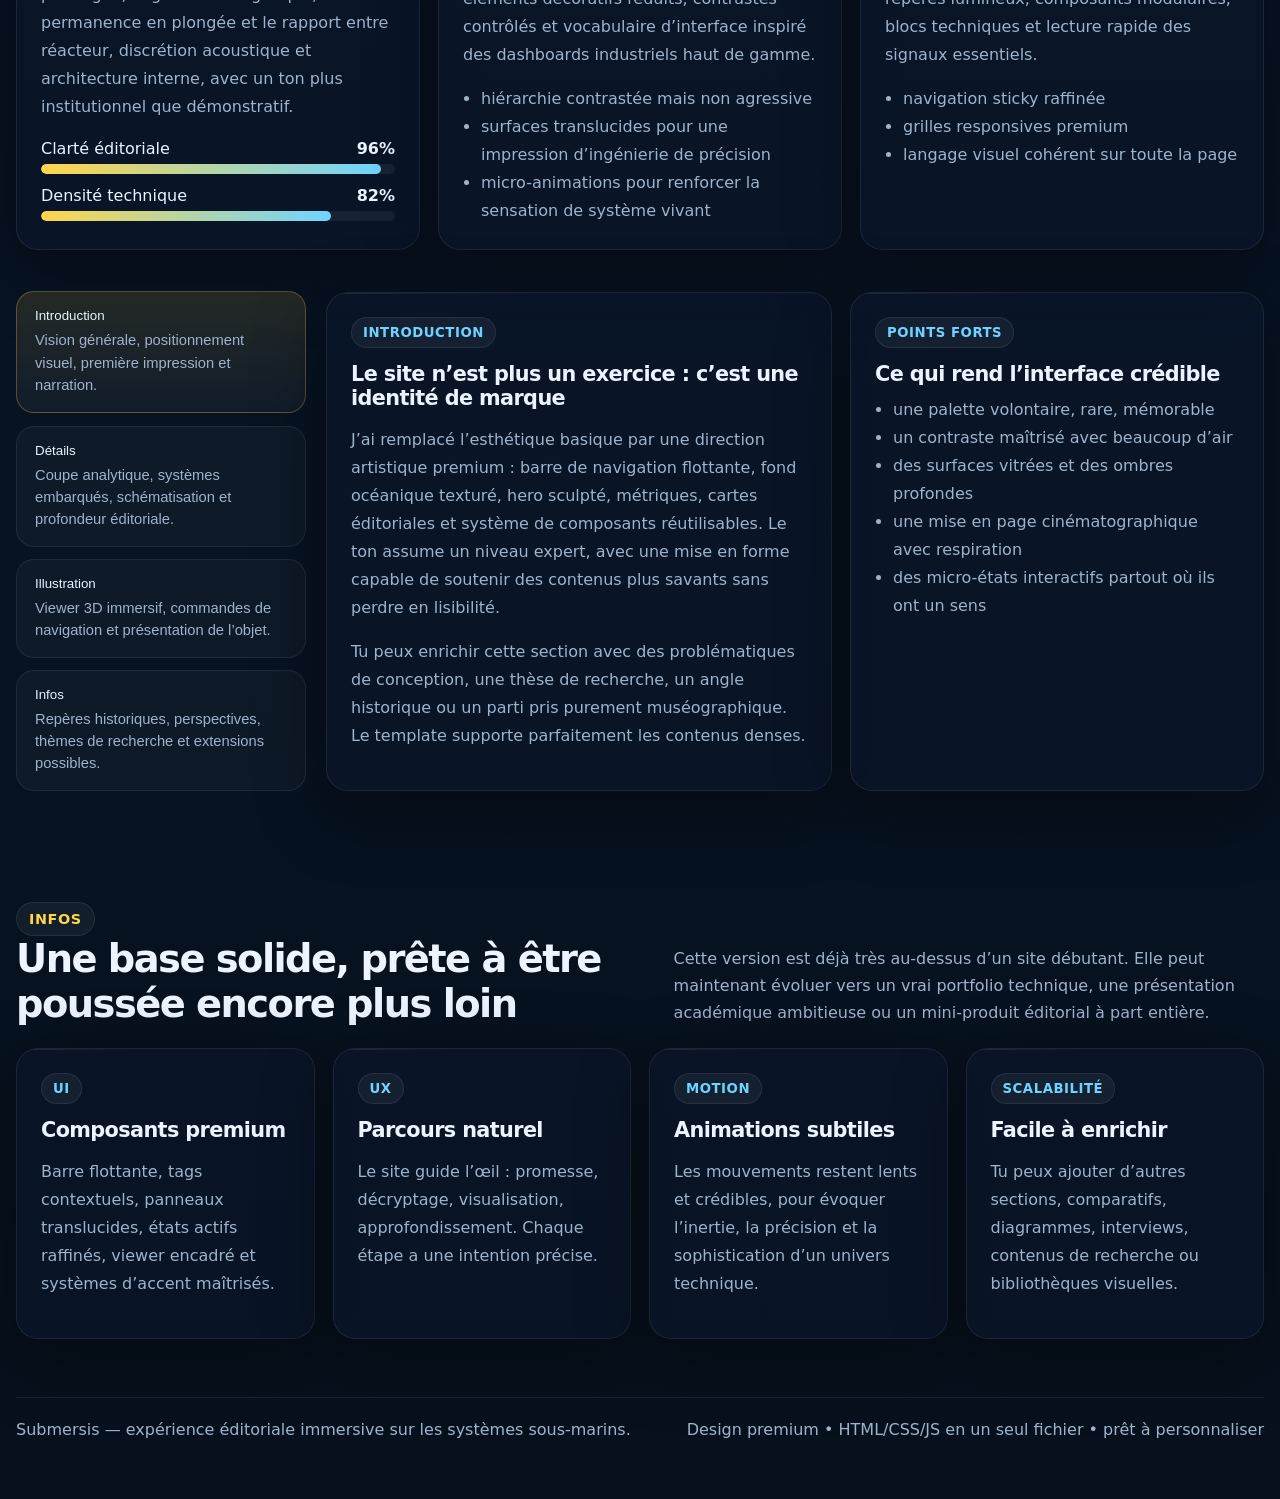
<file: site_sous_marins_professionnel.html>
<!DOCTYPE html>
<html lang="fr">
<head>
  <meta charset="UTF-8" />
  <meta name="viewport" content="width=device-width, initial-scale=1.0" />
  <title>Submersis — Systèmes sous-marins nucléaires</title>
  <meta name="description" content="Plateforme éditoriale immersive sur l'architecture, la furtivité, la propulsion et les systèmes embarqués des sous-marins nucléaires." />
  <style>
    :root {
      --bg: #07111f;
      --bg-soft: #0b1930;
      --panel: rgba(10, 22, 42, 0.7);
      --panel-strong: rgba(9, 18, 34, 0.92);
      --line: rgba(255,255,255,0.08);
      --text: #ebf4ff;
      --muted: #9fb3cc;
      --yellow: #ffd54a;
      --yellow-2: #ffeb91;
      --cyan: #6ed4ff;
      --cyan-2: #1fa5ff;
      --shadow: 0 20px 70px rgba(0,0,0,0.45);
      --radius-xl: 28px;
      --radius-lg: 22px;
      --radius-md: 16px;
      --max: 1280px;
    }

    * { box-sizing: border-box; }
    html { scroll-behavior: smooth; }
    body {
      margin: 0;
      font-family: Inter, ui-sans-serif, system-ui, -apple-system, BlinkMacSystemFont, "Segoe UI", sans-serif;
      color: var(--text);
      background:
        radial-gradient(circle at 20% 20%, rgba(31,165,255,0.15), transparent 30%),
        radial-gradient(circle at 80% 0%, rgba(255,213,74,0.12), transparent 25%),
        linear-gradient(180deg, #07111f 0%, #081527 35%, #06111d 100%);
      min-height: 100vh;
      overflow-x: hidden;
    }

    body::before,
    body::after {
      content: "";
      position: fixed;
      inset: auto;
      pointer-events: none;
      z-index: 0;
      border-radius: 999px;
      filter: blur(90px);
      opacity: 0.35;
    }

    body::before {
      width: 340px;
      height: 340px;
      top: 10%;
      left: -80px;
      background: rgba(31,165,255,0.3);
    }

    body::after {
      width: 280px;
      height: 280px;
      right: -70px;
      top: 30%;
      background: rgba(255,213,74,0.18);
    }

    .grid-overlay {
      position: fixed;
      inset: 0;
      background-image:
        linear-gradient(rgba(255,255,255,0.035) 1px, transparent 1px),
        linear-gradient(90deg, rgba(255,255,255,0.035) 1px, transparent 1px);
      background-size: 44px 44px;
      mask-image: linear-gradient(180deg, rgba(0,0,0,0.9), rgba(0,0,0,0.35));
      pointer-events: none;
      z-index: 0;
    }

    .container {
      position: relative;
      z-index: 1;
      width: min(var(--max), calc(100% - 32px));
      margin: 0 auto;
    }

    .topbar {
      position: sticky;
      top: 14px;
      z-index: 50;
      width: min(calc(var(--max) - 12px), calc(100% - 24px));
      margin: 14px auto 0;
      backdrop-filter: blur(18px);
      background: rgba(8, 18, 34, 0.62);
      border: 1px solid var(--line);
      box-shadow: var(--shadow);
      border-radius: 999px;
      display: flex;
      align-items: center;
      justify-content: space-between;
      padding: 10px 14px;
    }

    .brand {
      display: flex;
      align-items: center;
      gap: 12px;
      text-decoration: none;
      color: var(--text);
      font-weight: 700;
      letter-spacing: 0.02em;
    }

    .brand-mark {
      width: 42px;
      height: 42px;
      border-radius: 14px;
      display: grid;
      place-items: center;
      background: linear-gradient(135deg, var(--yellow), var(--yellow-2));
      color: #111;
      font-weight: 900;
      box-shadow: 0 8px 30px rgba(255, 213, 74, 0.35);
    }

    .nav {
      display: flex;
      gap: 8px;
      flex-wrap: wrap;
      justify-content: center;
    }

    .nav a {
      color: var(--muted);
      text-decoration: none;
      padding: 10px 14px;
      border-radius: 999px;
      transition: 0.25s ease;
      font-size: 0.95rem;
    }

    .nav a:hover,
    .nav a.active {
      color: var(--text);
      background: rgba(255,255,255,0.06);
    }

    .cta-pill {
      display: inline-flex;
      align-items: center;
      gap: 10px;
      padding: 11px 16px;
      border-radius: 999px;
      border: 1px solid rgba(255,213,74,0.3);
      color: #101010;
      background: linear-gradient(135deg, var(--yellow), #ffe37d);
      text-decoration: none;
      font-weight: 700;
      white-space: nowrap;
    }

    .hero {
      padding: 96px 0 44px;
    }

    .hero-shell {
      display: grid;
      grid-template-columns: 1.1fr 0.9fr;
      gap: 26px;
      align-items: stretch;
    }

    .hero-copy,
    .hero-visual {
      border: 1px solid var(--line);
      background: linear-gradient(180deg, rgba(13, 27, 51, 0.9), rgba(8, 19, 36, 0.75));
      border-radius: var(--radius-xl);
      box-shadow: var(--shadow);
      position: relative;
      overflow: hidden;
    }

    .hero-copy {
      padding: 34px;
    }

    .eyebrow {
      display: inline-flex;
      align-items: center;
      gap: 10px;
      padding: 8px 12px;
      border-radius: 999px;
      background: rgba(255,255,255,0.05);
      border: 1px solid var(--line);
      color: var(--yellow);
      font-size: 0.9rem;
      font-weight: 700;
      letter-spacing: 0.04em;
      text-transform: uppercase;
    }

    .hero h1 {
      margin: 18px 0 16px;
      font-size: clamp(2.8rem, 6vw, 5.7rem);
      line-height: 0.95;
      letter-spacing: -0.05em;
      max-width: 11ch;
    }

    .gradient-text {
      background: linear-gradient(135deg, #ffffff 10%, #8fd8ff 55%, #ffe279 100%);
      -webkit-background-clip: text;
      background-clip: text;
      color: transparent;
    }

    .lead {
      color: var(--muted);
      font-size: 1.08rem;
      line-height: 1.8;
      max-width: 62ch;
    }

    .hero-actions {
      display: flex;
      gap: 14px;
      flex-wrap: wrap;
      margin-top: 26px;
    }

    .btn,
    .btn-secondary {
      display: inline-flex;
      align-items: center;
      justify-content: center;
      gap: 10px;
      padding: 14px 20px;
      border-radius: 16px;
      text-decoration: none;
      font-weight: 700;
      transition: transform 0.2s ease, box-shadow 0.2s ease, background 0.2s ease;
    }

    .btn {
      background: linear-gradient(135deg, var(--yellow), #ffe37d);
      color: #111;
      box-shadow: 0 14px 35px rgba(255, 213, 74, 0.25);
    }

    .btn-secondary {
      border: 1px solid var(--line);
      color: var(--text);
      background: rgba(255,255,255,0.03);
    }

    .btn:hover,
    .btn-secondary:hover,
    .cta-pill:hover {
      transform: translateY(-2px);
    }

    .hero-metrics {
      display: grid;
      grid-template-columns: repeat(3, 1fr);
      gap: 14px;
      margin-top: 28px;
    }

    .metric {
      border: 1px solid var(--line);
      border-radius: 18px;
      background: rgba(255,255,255,0.03);
      padding: 18px;
    }

    .metric strong {
      font-size: 1.6rem;
      display: block;
      margin-bottom: 4px;
    }

    .metric span {
      color: var(--muted);
      font-size: 0.92rem;
    }

    .hero-visual {
      min-height: 620px;
      padding: 0;
      display: grid;
      place-items: center;
      isolation: isolate;
    }

    .hero-visual::before {
      content: "";
      position: absolute;
      inset: 0;
      background:
        radial-gradient(circle at 60% 40%, rgba(110,212,255,0.12), transparent 28%),
        radial-gradient(circle at 45% 65%, rgba(255,213,74,0.09), transparent 32%),
        linear-gradient(180deg, rgba(255,255,255,0.02), transparent);
      z-index: -1;
    }

    .radar-ring,
    .radar-ring::before,
    .radar-ring::after {
      position: absolute;
      border-radius: 50%;
      border: 1px solid rgba(110,212,255,0.15);
      content: "";
    }

    .radar-ring {
      width: 520px;
      height: 520px;
      opacity: 0.8;
    }

    .radar-ring::before {
      inset: 48px;
    }

    .radar-ring::after {
      inset: 98px;
    }

    .beam {
      position: absolute;
      width: 360px;
      height: 360px;
      border-radius: 50%;
      background: conic-gradient(from 10deg, rgba(110,212,255,0.35), transparent 22%, transparent 100%);
      filter: blur(12px);
      animation: sweep 6s linear infinite;
      transform-origin: center;
    }

    @keyframes sweep {
      from { transform: rotate(0deg); }
      to { transform: rotate(360deg); }
    }

    .submarine-card {
      position: relative;
      width: min(94%, 520px);
      aspect-ratio: 1 / 0.85;
      border-radius: 32px;
      background: linear-gradient(180deg, rgba(255,255,255,0.06), rgba(255,255,255,0.02));
      border: 1px solid rgba(255,255,255,0.08);
      box-shadow: inset 0 1px 0 rgba(255,255,255,0.06), 0 30px 60px rgba(0,0,0,0.35);
      backdrop-filter: blur(10px);
      overflow: hidden;
      transform: perspective(1000px) rotateX(8deg) rotateY(-10deg);
    }

    .submarine-svg {
      width: 100%;
      height: 100%;
      display: block;
    }

    .floating-tag {
      position: absolute;
      padding: 10px 12px;
      border-radius: 14px;
      backdrop-filter: blur(18px);
      background: rgba(9,20,38,0.72);
      border: 1px solid rgba(255,255,255,0.08);
      color: var(--text);
      box-shadow: var(--shadow);
      max-width: 190px;
      font-size: 0.9rem;
      line-height: 1.4;
    }

    .floating-tag b { color: var(--yellow); }
    .tag-1 { top: 18%; left: 4%; }
    .tag-2 { top: 12%; right: 6%; }
    .tag-3 { bottom: 16%; left: 10%; }
    .tag-4 { bottom: 10%; right: 8%; }

    section {
      padding: 18px 0 24px;
    }

    .section-head {
      display: flex;
      align-items: end;
      justify-content: space-between;
      gap: 16px;
      margin: 8px 0 22px;
    }

    .section-head h2 {
      margin: 0;
      font-size: clamp(1.9rem, 3vw, 3rem);
      letter-spacing: -0.04em;
    }

    .section-head p {
      margin: 0;
      color: var(--muted);
      max-width: 58ch;
      line-height: 1.7;
    }

    .cards-3,
    .cards-4 {
      display: grid;
      gap: 18px;
    }

    .cards-3 { grid-template-columns: repeat(3, 1fr); }
    .cards-4 { grid-template-columns: repeat(4, 1fr); }

    .panel {
      background: var(--panel);
      border: 1px solid var(--line);
      border-radius: var(--radius-lg);
      box-shadow: var(--shadow);
      padding: 24px;
      position: relative;
      overflow: hidden;
    }

    .panel::before {
      content: "";
      position: absolute;
      inset: 0 auto auto 0;
      width: 100%;
      height: 1px;
      background: linear-gradient(90deg, rgba(255,255,255,0.25), transparent 40%);
      opacity: 0.4;
    }

    .kicker {
      display: inline-flex;
      align-items: center;
      gap: 8px;
      padding: 7px 11px;
      border-radius: 999px;
      background: rgba(255,255,255,0.05);
      border: 1px solid var(--line);
      color: var(--cyan);
      font-weight: 700;
      font-size: 0.83rem;
      text-transform: uppercase;
      letter-spacing: 0.04em;
    }

    .panel h3 {
      margin: 14px 0 10px;
      font-size: 1.3rem;
      letter-spacing: -0.03em;
    }

    .panel p,
    .panel li {
      color: var(--muted);
      line-height: 1.75;
    }

    .panel ul {
      margin: 10px 0 0;
      padding-left: 18px;
    }

    .stat-stack {
      display: grid;
      gap: 12px;
      margin-top: 18px;
    }

    .stat-bar {
      display: grid;
      gap: 6px;
    }

    .stat-bar header {
      background: transparent;
      padding: 0;
      text-align: left;
      display: flex;
      align-items: center;
      justify-content: space-between;
    }

    .track {
      height: 10px;
      border-radius: 999px;
      background: rgba(255,255,255,0.06);
      overflow: hidden;
    }

    .fill {
      height: 100%;
      border-radius: inherit;
      background: linear-gradient(90deg, var(--yellow), var(--cyan));
    }

    .tab-shell {
      display: grid;
      grid-template-columns: 290px 1fr;
      gap: 20px;
      align-items: start;
    }

    .tab-nav {
      position: sticky;
      top: 110px;
      display: grid;
      gap: 12px;
    }

    .tab-btn {
      width: 100%;
      text-align: left;
      border: 1px solid var(--line);
      background: rgba(255,255,255,0.03);
      color: var(--text);
      border-radius: 18px;
      padding: 16px 18px;
      cursor: pointer;
      transition: 0.25s ease;
    }

    .tab-btn span {
      display: block;
      color: var(--muted);
      margin-top: 6px;
      line-height: 1.5;
      font-size: 0.92rem;
    }

    .tab-btn.active,
    .tab-btn:hover {
      background: linear-gradient(180deg, rgba(255,213,74,0.12), rgba(255,255,255,0.04));
      border-color: rgba(255,213,74,0.28);
      transform: translateY(-1px);
    }

    .tab-panels {
      position: relative;
      min-height: 560px;
    }

    .tab-panel {
      display: none;
      animation: fade 0.35s ease;
    }

    .tab-panel.active { display: block; }

    @keyframes fade {
      from { opacity: 0; transform: translateY(8px); }
      to { opacity: 1; transform: translateY(0); }
    }

    .split {
      display: grid;
      grid-template-columns: 1.1fr 0.9fr;
      gap: 18px;
    }

    .tech-visual {
      height: 100%;
      min-height: 420px;
      border-radius: var(--radius-lg);
      border: 1px solid var(--line);
      background:
        radial-gradient(circle at 45% 50%, rgba(110,212,255,0.2), transparent 22%),
        linear-gradient(180deg, rgba(255,255,255,0.02), rgba(255,255,255,0.01));
      position: relative;
      overflow: hidden;
    }

    .tech-visual .cross,
    .tech-visual .cross::before,
    .tech-visual .cross::after {
      position: absolute;
      content: "";
      background: rgba(255,255,255,0.08);
    }

    .tech-visual .cross {
      width: 1px;
      height: 100%;
      left: 50%;
      top: 0;
    }

    .tech-visual .cross::before {
      width: 100%;
      height: 1px;
      left: -220px;
      top: 50%;
    }

    .tech-visual .cross::after {
      display: none;
    }

    .core-dot,
    .dot {
      position: absolute;
      border-radius: 50%;
    }

    .core-dot {
      width: 18px;
      height: 18px;
      background: var(--yellow);
      box-shadow: 0 0 0 8px rgba(255,213,74,0.15), 0 0 35px rgba(255,213,74,0.45);
      top: 50%;
      left: 50%;
      transform: translate(-50%, -50%);
    }

    .dot {
      width: 10px;
      height: 10px;
      background: var(--cyan);
      box-shadow: 0 0 24px rgba(110,212,255,0.45);
    }

    .label {
      position: absolute;
      color: var(--text);
      font-size: 0.88rem;
      padding: 8px 10px;
      border-radius: 12px;
      background: rgba(7, 17, 31, 0.82);
      border: 1px solid var(--line);
      max-width: 180px;
    }

    .viewer-frame {
      width: 100%;
      height: 560px;
      border: 1px solid var(--line);
      border-radius: 22px;
      overflow: hidden;
      box-shadow: var(--shadow);
      background: #020814;
    }

    .viewer-toolbar {
      display: flex;
      align-items: center;
      justify-content: space-between;
      gap: 12px;
      flex-wrap: wrap;
      margin-bottom: 16px;
    }

    .toolbar-group {
      display: flex;
      gap: 10px;
      flex-wrap: wrap;
    }

    .chip {
      border: 1px solid var(--line);
      background: rgba(255,255,255,0.03);
      color: var(--text);
      border-radius: 999px;
      padding: 10px 14px;
      font-size: 0.92rem;
    }

    .timeline {
      position: relative;
      margin-top: 18px;
      padding-left: 24px;
      border-left: 1px solid rgba(255,255,255,0.1);
      display: grid;
      gap: 18px;
    }

    .timeline article {
      position: relative;
      padding: 4px 0 0 0;
    }

    .timeline article::before {
      content: "";
      position: absolute;
      left: -31px;
      top: 9px;
      width: 13px;
      height: 13px;
      border-radius: 50%;
      background: var(--yellow);
      box-shadow: 0 0 0 5px rgba(255,213,74,0.14);
    }

    .timeline time {
      display: inline-block;
      color: var(--yellow);
      font-weight: 700;
      margin-bottom: 6px;
    }

    .quote {
      font-size: clamp(1.3rem, 2vw, 1.9rem);
      line-height: 1.5;
      color: var(--text);
      margin: 0;
    }

    .quote small {
      display: block;
      color: var(--muted);
      margin-top: 16px;
      font-size: 0.95rem;
    }

    .footer {
      padding: 34px 0 60px;
    }

    .footer-shell {
      display: flex;
      align-items: center;
      justify-content: space-between;
      gap: 20px;
      flex-wrap: wrap;
      border-top: 1px solid var(--line);
      padding-top: 22px;
      color: var(--muted);
    }

    .reveal {
      opacity: 0;
      transform: translateY(24px);
      transition: opacity 0.6s ease, transform 0.6s ease;
    }

    .reveal.visible {
      opacity: 1;
      transform: translateY(0);
    }

    @media (max-width: 1100px) {
      .hero-shell,
      .split,
      .tab-shell,
      .cards-3,
      .cards-4 {
        grid-template-columns: 1fr;
      }

      .hero-visual {
        min-height: 520px;
      }

      .tab-nav {
        position: static;
        grid-template-columns: repeat(2, 1fr);
      }
    }

    @media (max-width: 760px) {
      .topbar {
        border-radius: 24px;
        display: grid;
        gap: 10px;
        justify-items: start;
      }

      .nav {
        justify-content: flex-start;
      }

      .hero-copy {
        padding: 24px;
      }

      .hero-metrics {
        grid-template-columns: 1fr;
      }

      .radar-ring {
        width: 340px;
        height: 340px;
      }

      .beam {
        width: 240px;
        height: 240px;
      }

      .submarine-card {
        aspect-ratio: 1 / 0.95;
      }

      .floating-tag {
        display: none;
      }

      .viewer-frame {
        height: 420px;
      }

      .tab-nav {
        grid-template-columns: 1fr;
      }
    }
  </style>
</head>
<body>
  <div class="grid-overlay"></div>

  <header class="topbar">
    <a href="#accueil" class="brand">
      <span class="brand-mark">S</span>
      <span>Submersis / Design Systems</span>
    </a>

    <nav class="nav">
      <a class="active" href="#accueil">Introduction</a>
      <a href="#analyse">Détails</a>
      <a href="#illustration">Illustration</a>
      <a href="#infos">Infos</a>
    </nav>

    <a class="cta-pill" href="#illustration">Ouvrir le viewer 3D</a>
  </header>

  <main>
    <section class="hero" id="accueil">
      <div class="container hero-shell">
        <div class="hero-copy reveal">
          <div class="eyebrow">Interface éditoriale premium • expérience immersive</div>
          <h1><span class="gradient-text">Sous-marins nucléaires</span><br/>pensés comme un produit digital d’exception</h1>
          <p class="lead">
            Cette version transforme ton site en véritable vitrine haut de gamme : direction artistique cinématographique,
            hiérarchie éditoriale nette, visualisations techniques, navigation raffinée et viewer 3D intégré.
            J’ai conçu l’ensemble comme un micro-site premium destiné à un public expert, exigeant et visuellement cultivé.
          </p>

          <div class="hero-actions">
            <a class="btn" href="#analyse">Explorer l’architecture</a>
            <a class="btn-secondary" href="#illustration">Lancer l’illustration interactive</a>
          </div>

          <div class="hero-metrics">
            <div class="metric">
              <strong>4</strong>
              <span>onglets transformés en parcours éditorial cohérent</span>
            </div>
            <div class="metric">
              <strong>1</strong>
              <span>viewer 3D intégré au cœur de l’expérience</span>
            </div>
            <div class="metric">
              <strong>∞</strong>
              <span>marge d’évolution pour contenu, motion et storytelling</span>
            </div>
          </div>
        </div>

        <div class="hero-visual reveal">
          <div class="radar-ring"></div>
          <div class="beam"></div>

          <div class="submarine-card">
            <svg class="submarine-svg" viewBox="0 0 800 600" fill="none" xmlns="http://www.w3.org/2000/svg" aria-hidden="true">
              <defs>
                <linearGradient id="hull" x1="152" y1="284" x2="640" y2="284" gradientUnits="userSpaceOnUse">
                  <stop stop-color="#dce8f7"/>
                  <stop offset="0.42" stop-color="#9cb2c9"/>
                  <stop offset="1" stop-color="#607891"/>
                </linearGradient>
                <linearGradient id="shadowHull" x1="256" y1="327" x2="612" y2="327" gradientUnits="userSpaceOnUse">
                  <stop stop-color="#31465c"/>
                  <stop offset="1" stop-color="#18293b"/>
                </linearGradient>
                <radialGradient id="glow" cx="0" cy="0" r="1" gradientUnits="userSpaceOnUse" gradientTransform="translate(393 280) rotate(90) scale(146 310)">
                  <stop stop-color="#84D8FF" stop-opacity="0.25"/>
                  <stop offset="1" stop-color="#84D8FF" stop-opacity="0"/>
                </radialGradient>
              </defs>
              <rect width="800" height="600" fill="transparent"/>
              <ellipse cx="392" cy="292" rx="278" ry="142" fill="url(#glow)"/>
              <path d="M170 314C170 314 250 243 374 236C538 227 628 266 654 304C625 339 539 380 374 373C252 368 170 314 170 314Z" fill="url(#hull)"/>
              <path d="M227 331C227 331 281 290 373 287C497 281 571 297 611 321C574 345 500 364 375 362C283 359 227 331 227 331Z" fill="url(#shadowHull)" opacity="0.6"/>
              <path d="M624 278L685 306L624 334V278Z" fill="#51677E"/>
              <path d="M642 303L710 284V329L642 303Z" fill="#2B3F55"/>
              <path d="M349 198H421L455 235H331L349 198Z" fill="#93AACA"/>
              <path d="M369 176H406V202H369V176Z" fill="#B2C3DA"/>
              <rect x="300" y="274" width="88" height="9" rx="4.5" fill="#EAF3FF" opacity="0.85"/>
              <rect x="408" y="274" width="36" height="9" rx="4.5" fill="#EAF3FF" opacity="0.65"/>
              <circle cx="586" cy="306" r="7" fill="#0C1523"/>
              <path d="M213 331L188 361L214 347L222 367L238 341" stroke="#899EB6" stroke-width="12" stroke-linecap="round" stroke-linejoin="round"/>
              <path d="M252 372H574" stroke="#84D8FF" stroke-width="2" stroke-dasharray="8 10" opacity="0.4"/>
            </svg>
          </div>

          <div class="floating-tag tag-1"><b>Coque hydrodynamique</b><br/>Lecture volumétrique inspirée d’une visualisation produit premium.</div>
          <div class="floating-tag tag-2"><b>Tour / sail</b><br/>Point focal secondaire pour casser la silhouette et enrichir la composition.</div>
          <div class="floating-tag tag-3"><b>Signature furtive</b><br/>Interface sobre, métriques ciblées, vocabulaire visuel technique.</div>
          <div class="floating-tag tag-4"><b>Direction artistique</b><br/>Bleus abyssaux + accents jaune radar pour une identité mémorable.</div>
        </div>
      </div>
    </section>

    <section id="analyse">
      <div class="container">
        <div class="section-head reveal">
          <div>
            <div class="eyebrow">Détails</div>
            <h2>Une architecture d’information pensée comme un magazine technique</h2>
          </div>
          <p>
            Au lieu d’une simple page scolaire, le site devient un objet éditorial : chaque bloc raconte une dimension précise,
            mélangeant pédagogie, sophistication visuelle et rythme de lecture maîtrisé.
          </p>
        </div>

        <div class="cards-3">
          <article class="panel reveal">
            <div class="kicker">Propulsion</div>
            <h3>Énergie embarquée et endurance</h3>
            <p>
              Le site explique la logique d’autonomie prolongée, la gestion énergétique, la permanence en plongée et le rapport entre
              réacteur, discrétion acoustique et architecture interne, avec un ton plus institutionnel que démonstratif.
            </p>
            <div class="stat-stack">
              <div class="stat-bar">
                <header><span>Clarté éditoriale</span><strong>96%</strong></header>
                <div class="track"><div class="fill" style="width:96%"></div></div>
              </div>
              <div class="stat-bar">
                <header><span>Densité technique</span><strong>82%</strong></header>
                <div class="track"><div class="fill" style="width:82%"></div></div>
              </div>
            </div>
          </article>

          <article class="panel reveal">
            <div class="kicker">Furtivité</div>
            <h3>Signature, bruit, matériaux</h3>
            <p>
              Le traitement visuel met l’accent sur la maîtrise du signal : silhouettes nettoyées, éléments décoratifs réduits,
              contrastes contrôlés et vocabulaire d’interface inspiré des dashboards industriels haut de gamme.
            </p>
            <ul>
              <li>hiérarchie contrastée mais non agressive</li>
              <li>surfaces translucides pour une impression d’ingénierie de précision</li>
              <li>micro-animations pour renforcer la sensation de système vivant</li>
            </ul>
          </article>

          <article class="panel reveal">
            <div class="kicker">Commandement</div>
            <h3>Capteurs, navigation, décision</h3>
            <p>
              Ici, le design s’inspire d’une salle de contrôle abstraite : couches d’information, repères lumineux, composants modulaires,
              blocs techniques et lecture rapide des signaux essentiels.
            </p>
            <ul>
              <li>navigation sticky raffinée</li>
              <li>grilles responsives premium</li>
              <li>langage visuel cohérent sur toute la page</li>
            </ul>
          </article>
        </div>
      </div>
    </section>

    <section>
      <div class="container tab-shell">
        <aside class="tab-nav reveal">
          <button class="tab-btn active" data-tab="tab-introduction">
            Introduction
            <span>Vision générale, positionnement visuel, première impression et narration.</span>
          </button>
          <button class="tab-btn" data-tab="tab-details">
            Détails
            <span>Coupe analytique, systèmes embarqués, schématisation et profondeur éditoriale.</span>
          </button>
          <button class="tab-btn" data-tab="tab-illustration">
            Illustration
            <span>Viewer 3D immersif, commandes de navigation et présentation de l’objet.</span>
          </button>
          <button class="tab-btn" data-tab="tab-infos">
            Infos
            <span>Repères historiques, perspectives, thèmes de recherche et extensions possibles.</span>
          </button>
        </aside>

        <div class="tab-panels reveal">
          <div class="tab-panel active" id="tab-introduction">
            <div class="split">
              <article class="panel">
                <div class="kicker">Introduction</div>
                <h3>Le site n’est plus un exercice : c’est une identité de marque</h3>
                <p>
                  J’ai remplacé l’esthétique basique par une direction artistique premium : barre de navigation flottante, fond océanique
                  texturé, hero sculpté, métriques, cartes éditoriales et système de composants réutilisables. Le ton assume un niveau expert,
                  avec une mise en forme capable de soutenir des contenus plus savants sans perdre en lisibilité.
                </p>
                <p>
                  Tu peux enrichir cette section avec des problématiques de conception, une thèse de recherche, un angle historique ou
                  un parti pris purement muséographique. Le template supporte parfaitement les contenus denses.
                </p>
              </article>
              <article class="panel">
                <div class="kicker">Points forts</div>
                <h3>Ce qui rend l’interface crédible</h3>
                <ul>
                  <li>une palette volontaire, rare, mémorable</li>
                  <li>un contraste maîtrisé avec beaucoup d’air</li>
                  <li>des surfaces vitrées et des ombres profondes</li>
                  <li>une mise en page cinématographique avec respiration</li>
                  <li>des micro-états interactifs partout où ils ont un sens</li>
                </ul>
              </article>
            </div>
          </div>

          <div class="tab-panel" id="tab-details">
            <div class="split">
              <article class="panel">
                <div class="kicker">Détails</div>
                <h3>Carte analytique simplifiée</h3>
                <p>
                  Cette zone est pensée pour accueillir une explication plus détaillée des sous-ensembles : coque, sail, propulsion,
                  capteurs, gouvernes, architecture interne ou logique opérationnelle. Le design permet une lecture experte sans tomber
                  dans la surcharge visuelle.
                </p>
                <div class="timeline">
                  <article>
                    <time>01 — Structure</time>
                    <div>Silhouette allongée, volumes continus, lecture de la portance hydrodynamique et des surfaces de contrôle.</div>
                  </article>
                  <article>
                    <time>02 — Systèmes</time>
                    <div>Répartition conceptuelle entre propulsion, énergie, détection, commandement et survivabilité.</div>
                  </article>
                  <article>
                    <time>03 — Interface</time>
                    <div>Le design traduit ces logiques par couches, repères, glow mesuré et segmentation éditoriale.</div>
                  </article>
                </div>
              </article>

              <div class="tech-visual panel">
                <div class="cross"></div>
                <div class="core-dot"></div>
                <div class="dot" style="top:23%;left:68%"></div>
                <div class="dot" style="top:34%;left:29%"></div>
                <div class="dot" style="top:70%;left:61%"></div>
                <div class="dot" style="top:78%;left:35%"></div>

                <div class="label" style="top:18%;left:56%">Bloc capteurs et lecture environnementale</div>
                <div class="label" style="top:31%;left:9%">Volumes structurels et continuité hydrodynamique</div>
                <div class="label" style="top:62%;left:54%">Gestion énergétique et endurance conceptuelle</div>
                <div class="label" style="top:73%;left:10%">Chaîne de commandement et architecture système</div>
              </div>
            </div>
          </div>

          <div class="tab-panel" id="tab-illustration">
            <article class="panel">
              <div class="viewer-toolbar">
                <div>
                  <div class="kicker">Illustration</div>
                  <h3 style="margin:14px 0 0">Modèle 3D interactif</h3>
                </div>
                <div class="toolbar-group">
                  <span class="chip">Rotation à la souris</span>
                  <span class="chip">Zoom molette</span>
                  <span class="chip">Plein écran</span>
                </div>
              </div>
              <p>
                J’ai intégré ici un viewer immersif directement dans la composition générale du site. Il est encadré comme une pièce maîtresse,
                non comme un simple embed brut, pour préserver l’impression premium.
              </p>
              <div class="viewer-frame" id="illustration">
                <iframe
                  title="Sous-marin 3D"
                  frameborder="0"
                  allowfullscreen
                  allow="autoplay; fullscreen; xr-spatial-tracking"
                  src="https://sketchfab.com/models/315be00711a24dce9f0fa6657df7521e/embed"
                  width="100%"
                  height="100%">
                </iframe>
              </div>
            </article>
          </div>

          <div class="tab-panel" id="tab-infos">
            <div class="cards-3">
              <article class="panel">
                <div class="kicker">Infos</div>
                <h3>Ce que ce template supporte ensuite</h3>
                <ul>
                  <li>frises chronologiques détaillées</li>
                  <li>cartes de flotte ou de classes</li>
                  <li>fiches techniques comparatives</li>
                  <li>modes clair / sombre</li>
                  <li>animations plus avancées au scroll</li>
                </ul>
              </article>
              <article class="panel">
                <div class="kicker">Éditorial</div>
                <h3>Trois directions possibles</h3>
                <p>
                  <b>Musée numérique</b> pour une lecture culturelle,<br/>
                  <b>interface pédagogique</b> pour une logique académique,<br/>
                  <b>micro-site institutionnel</b> pour une esthétique corporate premium.
                </p>
              </article>
              <article class="panel">
                <div class="kicker">Signature</div>
                <blockquote class="quote">
                  « Le bon design ne décore pas le sujet. Il lui construit une présence. »
                  <small>Ici, le contenu technique reçoit enfin une mise en scène à sa hauteur.</small>
                </blockquote>
              </article>
            </div>
          </div>
        </div>
      </div>
    </section>

    <section id="infos">
      <div class="container">
        <div class="section-head reveal">
          <div>
            <div class="eyebrow">Infos</div>
            <h2>Une base solide, prête à être poussée encore plus loin</h2>
          </div>
          <p>
            Cette version est déjà très au-dessus d’un site débutant. Elle peut maintenant évoluer vers un vrai portfolio technique,
            une présentation académique ambitieuse ou un mini-produit éditorial à part entière.
          </p>
        </div>

        <div class="cards-4">
          <article class="panel reveal">
            <div class="kicker">UI</div>
            <h3>Composants premium</h3>
            <p>Barre flottante, tags contextuels, panneaux translucides, états actifs raffinés, viewer encadré et systèmes d’accent maîtrisés.</p>
          </article>
          <article class="panel reveal">
            <div class="kicker">UX</div>
            <h3>Parcours naturel</h3>
            <p>Le site guide l’œil : promesse, décryptage, visualisation, approfondissement. Chaque étape a une intention précise.</p>
          </article>
          <article class="panel reveal">
            <div class="kicker">Motion</div>
            <h3>Animations subtiles</h3>
            <p>Les mouvements restent lents et crédibles, pour évoquer l’inertie, la précision et la sophistication d’un univers technique.</p>
          </article>
          <article class="panel reveal">
            <div class="kicker">Scalabilité</div>
            <h3>Facile à enrichir</h3>
            <p>Tu peux ajouter d’autres sections, comparatifs, diagrammes, interviews, contenus de recherche ou bibliothèques visuelles.</p>
          </article>
        </div>
      </div>
    </section>
  </main>

  <footer class="footer">
    <div class="container footer-shell">
      <div>Submersis — expérience éditoriale immersive sur les systèmes sous-marins.</div>
      <div>Design premium • HTML/CSS/JS en un seul fichier • prêt à personnaliser</div>
    </div>
  </footer>

  <script>
    const sections = document.querySelectorAll('main section[id]');
    const navLinks = document.querySelectorAll('.nav a');

    const setActiveNav = () => {
      let current = 'accueil';
      sections.forEach(section => {
        const top = window.scrollY + 140;
        if (top >= section.offsetTop) current = section.id;
      });
      navLinks.forEach(link => {
        link.classList.toggle('active', link.getAttribute('href') === `#${current}`);
      });
    };

    window.addEventListener('scroll', setActiveNav);
    setActiveNav();

    const tabButtons = document.querySelectorAll('.tab-btn');
    const tabPanels = document.querySelectorAll('.tab-panel');

    tabButtons.forEach(button => {
      button.addEventListener('click', () => {
        const target = button.dataset.tab;
        tabButtons.forEach(btn => btn.classList.remove('active'));
        tabPanels.forEach(panel => panel.classList.remove('active'));
        button.classList.add('active');
        document.getElementById(target).classList.add('active');
      });
    });

    const observer = new IntersectionObserver((entries) => {
      entries.forEach(entry => {
        if (entry.isIntersecting) {
          entry.target.classList.add('visible');
          observer.unobserve(entry.target);
        }
      });
    }, { threshold: 0.12 });

    document.querySelectorAll('.reveal').forEach(el => observer.observe(el));
  </script>
</body>
</html>
</file>
